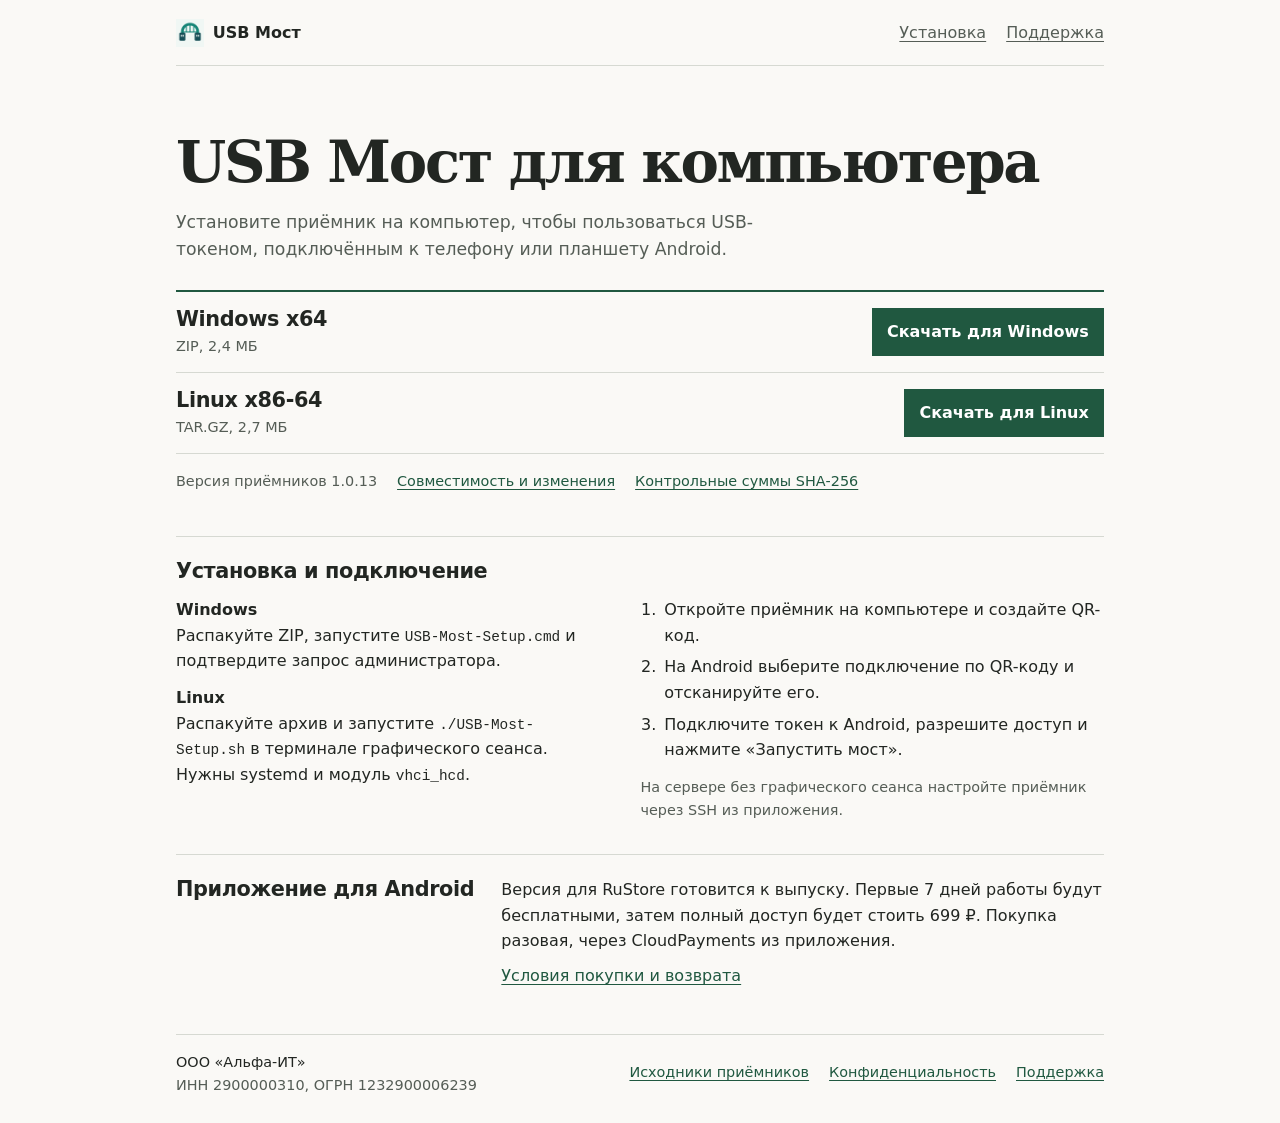
<file: docs/index.html>
<!doctype html>
<html lang="ru">
<head>
  <meta charset="utf-8">
  <meta name="viewport" content="width=device-width, initial-scale=1">
  <meta name="description" content="Загрузка и установка приёмника USB Моста для Windows и Linux. Подключение USB-токенов с Android по сети.">
  <meta name="theme-color" content="#faf9f6">
  <title>USB Мост — загрузка для компьютера</title>
  <link rel="icon" href="usb-most.png" type="image/png">
  <link rel="stylesheet" href="site.css">
</head>
<body>
  <a class="skip" href="#main">К содержанию</a>
  <header class="masthead wrap">
    <a class="brand" href="./"><img src="usb-most.png" width="28" height="28" alt="">USB Мост</a>
    <nav aria-label="Навигация"><a href="#connect">Установка</a><a href="mailto:varyagnord@yandex.ru">Поддержка</a></nav>
  </header>
  <main class="wrap" id="main">
    <section class="payment-return" id="payment-return" aria-labelledby="return-heading">
      <h2 id="return-heading">Вернитесь в USB Мост</h2>
      <p>Откройте приложение на Android. Если статус покупки ещё не обновился, нажмите «Проверить оплату».</p>
    </section>
    <header class="intro" id="downloads">
      <h1>USB Мост для компьютера</h1>
      <p>Установите приёмник на компьютер, чтобы пользоваться USB-токеном, подключённым к телефону или планшету Android.</p>
    </header>
    <section aria-label="Файлы приёмника">
      <div class="downloads">
        <div class="platform">
          <div><h2>Windows x64</h2><p>ZIP, 2,4 МБ</p></div>
          <a href="https://github.com/varyagnord/usb-most-downloads/releases/download/v1.0.13-vc10018/usb-most-1.0.13-windows-x86_64.zip">Скачать для Windows</a>
        </div>
        <div class="platform">
          <div><h2>Linux x86‑64</h2><p>TAR.GZ, 2,7 МБ</p></div>
          <a href="https://github.com/varyagnord/usb-most-downloads/releases/download/v1.0.13-vc10018/usb-most-1.0.13-linux-x86_64.tar.gz">Скачать для Linux</a>
        </div>
      </div>
      <div class="release-links">
        <p>Версия приёмников 1.0.13</p>
        <a href="https://github.com/varyagnord/usb-most-downloads/releases/tag/v1.0.13-vc10018">Совместимость и изменения</a>
        <a href="https://github.com/varyagnord/usb-most-downloads/releases/download/v1.0.13-vc10018/SHA256SUMS">Контрольные суммы SHA‑256</a>
      </div>
    </section>
    <section class="rule-section" id="connect" aria-labelledby="connect-heading">
      <h2 id="connect-heading">Установка и подключение</h2>
      <div class="instructions">
        <dl>
          <dt>Windows</dt>
          <dd>Распакуйте ZIP, запустите <code>USB-Most-Setup.cmd</code> и подтвердите запрос администратора.</dd>
          <dt>Linux</dt>
          <dd>Распакуйте архив и запустите <code>./USB-Most-Setup.sh</code> в терминале графического сеанса. Нужны systemd и модуль <code>vhci_hcd</code>.</dd>
        </dl>
        <div>
          <ol>
            <li>Откройте приёмник на компьютере и создайте QR-код.</li>
            <li>На Android выберите подключение по QR-коду и отсканируйте его.</li>
            <li>Подключите токен к Android, разрешите доступ и нажмите «Запустить мост».</li>
          </ol>
          <p class="note">На сервере без графического сеанса настройте приёмник через SSH из приложения.</p>
        </div>
      </div>
    </section>
    <section class="rule-section purchase" id="purchase" aria-labelledby="purchase-heading">
      <h2 id="purchase-heading">Приложение для Android</h2>
      <div><p>Версия для RuStore готовится к выпуску. Первые 7 дней работы будут бесплатными, затем полный доступ будет стоить 699 ₽. Покупка разовая, через CloudPayments из приложения.</p><a href="offer.html">Условия покупки и возврата</a></div>
    </section>
  </main>
  <footer class="footer wrap">
    <div><p>ООО «Альфа-ИТ»</p><p class="note">ИНН 2900000310, ОГРН 1232900006239</p></div>
    <nav aria-label="Документы и поддержка">
      <a href="https://github.com/varyagnord/usb-most-source/tree/v1.0.13-vc10018">Исходники приёмников</a>
      <a href="privacy.html">Конфиденциальность</a>
      <a href="mailto:varyagnord@yandex.ru">Поддержка</a>
    </nav>
  </footer>
</body>
</html>
</file>
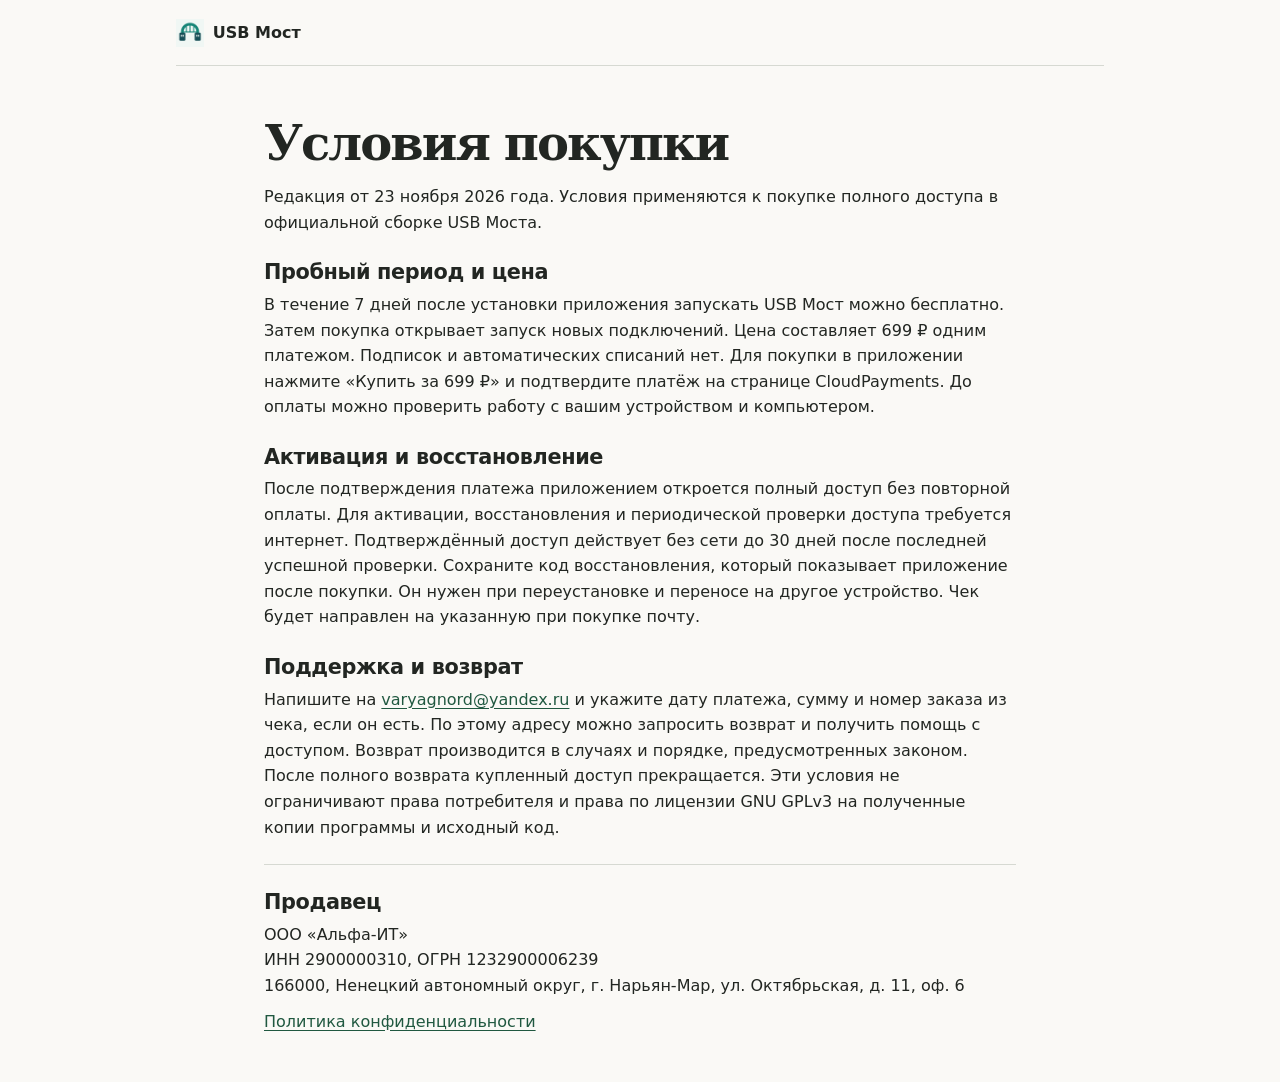
<file: docs/offer.html>
<!doctype html>
<html lang="ru">
<head>
  <meta charset="utf-8">
  <meta name="viewport" content="width=device-width, initial-scale=1">
  <title>Условия покупки USB Моста</title>
  <link rel="icon" href="usb-most.png" type="image/png">
  <link rel="stylesheet" href="site.css">
</head>
<body>
  <header class="masthead wrap"><a class="brand" href="./"><img src="usb-most.png" width="28" height="28" alt="">USB Мост</a></header>
  <main class="wrap document">
    <h1>Условия покупки</h1>
    <p>Редакция от 23 ноября 2026 года. Условия применяются к покупке полного доступа в официальной сборке USB Моста.</p>
    <section>
      <h2>Пробный период и цена</h2>
      <p>В течение 7 дней после установки приложения запускать USB Мост можно бесплатно. Затем покупка открывает запуск новых подключений. Цена составляет 699 ₽ одним платежом. Подписок и автоматических списаний нет. Для покупки в приложении нажмите «Купить за 699 ₽» и подтвердите платёж на странице CloudPayments. До оплаты можно проверить работу с вашим устройством и компьютером.</p>
    </section>
    <section>
      <h2>Активация и восстановление</h2>
      <p>После подтверждения платежа приложением откроется полный доступ без повторной оплаты. Для активации, восстановления и периодической проверки доступа требуется интернет. Подтверждённый доступ действует без сети до 30 дней после последней успешной проверки. Сохраните код восстановления, который показывает приложение после покупки. Он нужен при переустановке и переносе на другое устройство. Чек будет направлен на указанную при покупке почту.</p>
    </section>
    <section>
      <h2>Поддержка и возврат</h2>
      <p>Напишите на <a href="mailto:varyagnord@yandex.ru">varyagnord@yandex.ru</a> и укажите дату платежа, сумму и номер заказа из чека, если он есть. По этому адресу можно запросить возврат и получить помощь с доступом. Возврат производится в случаях и порядке, предусмотренных законом. После полного возврата купленный доступ прекращается. Эти условия не ограничивают права потребителя и права по лицензии GNU GPLv3 на полученные копии программы и исходный код.</p>
    </section>
    <section class="seller">
      <h2>Продавец</h2>
      <p>ООО «Альфа-ИТ»<br>ИНН 2900000310, ОГРН 1232900006239<br>166000, Ненецкий автономный округ, г. Нарьян-Мар, ул. Октябрьская, д. 11, оф. 6</p>
      <p><a href="privacy.html">Политика конфиденциальности</a></p>
    </section>
  </main>
</body>
</html>
</file>
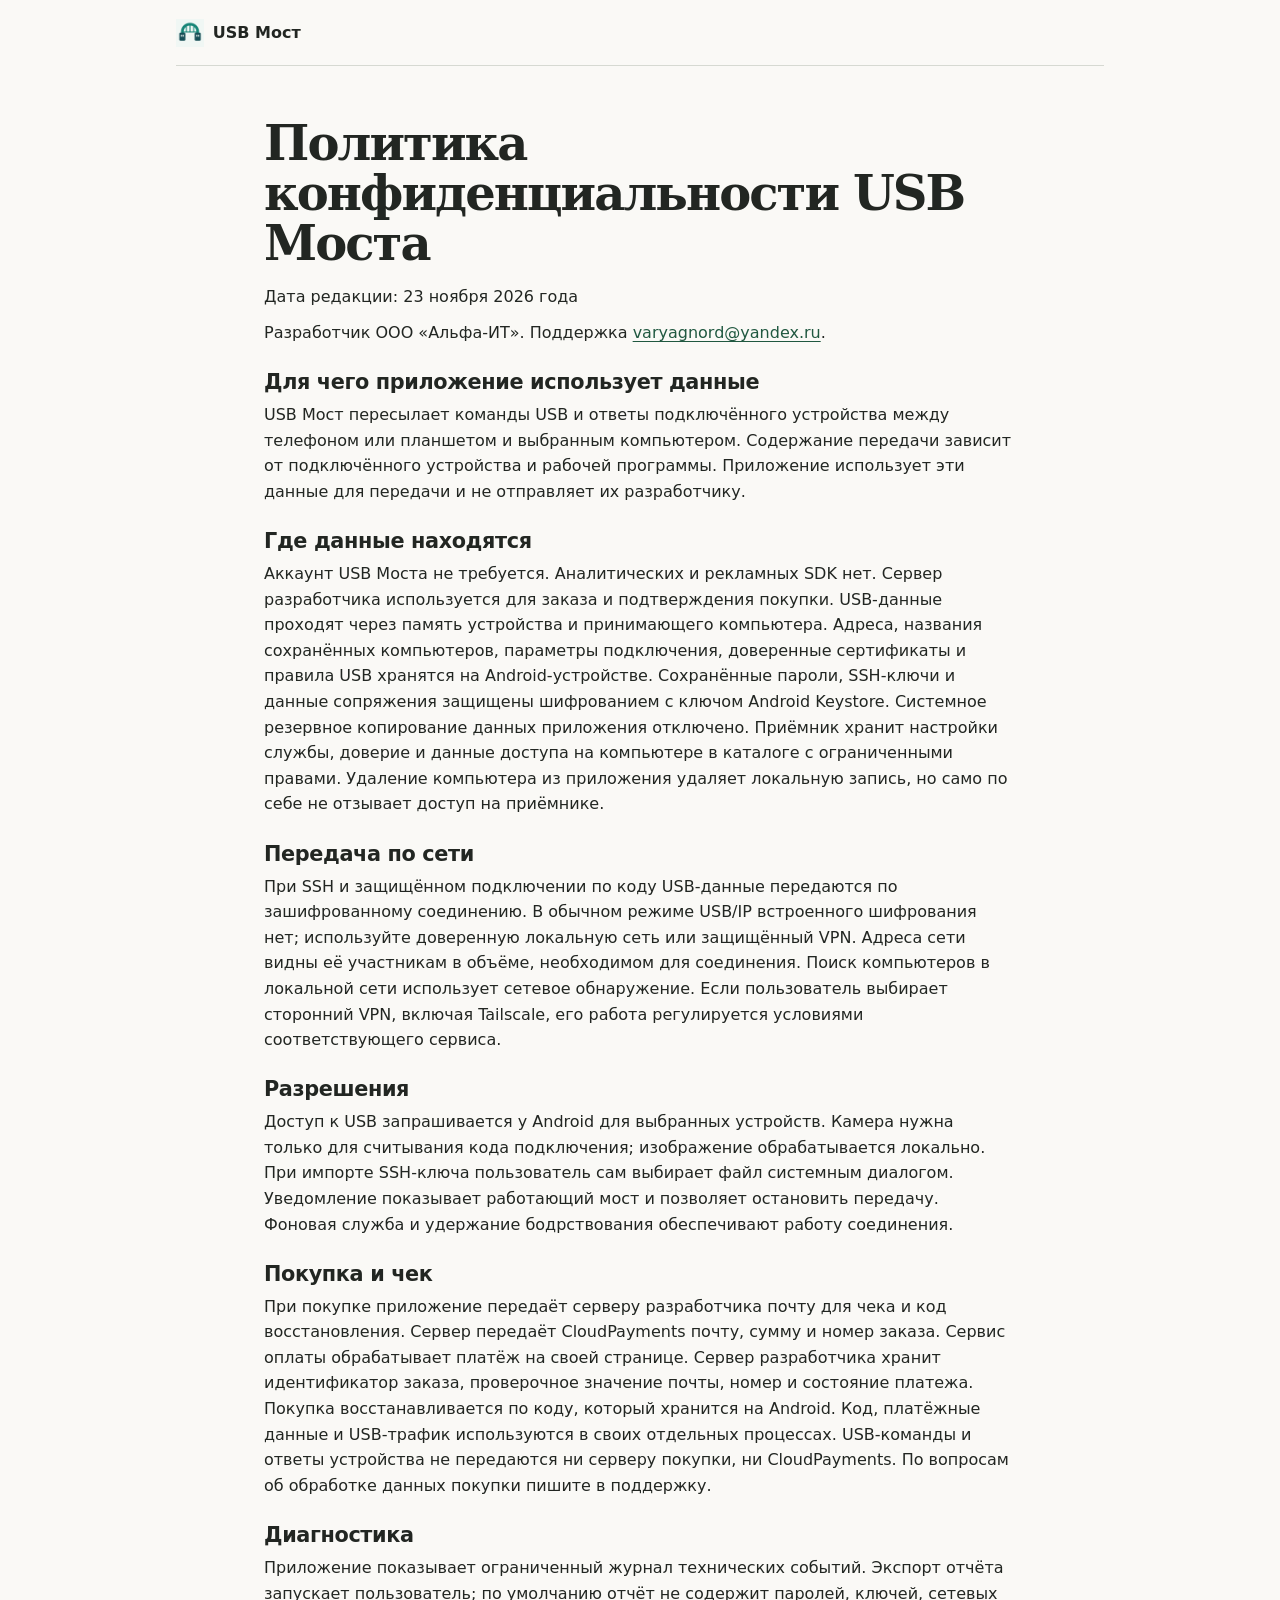
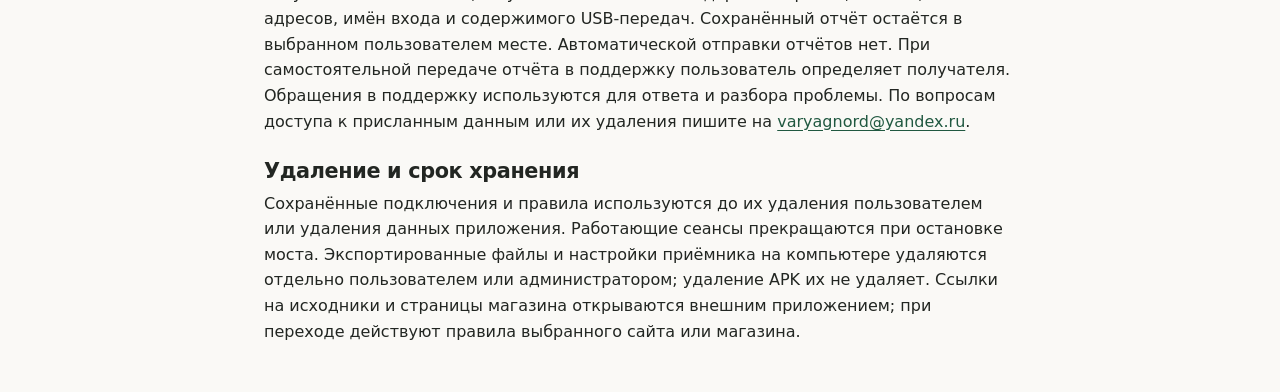
<file: docs/privacy.html>
<!doctype html>
<html lang="ru">
<head>
  <meta charset="utf-8">
  <meta name="viewport" content="width=device-width, initial-scale=1">
  <title>Политика конфиденциальности «USB Мост — токены подписи»</title>
  <link rel="icon" href="usb-most.png" type="image/png">
  <link rel="stylesheet" href="site.css">
</head>
<body>
  <header class="masthead wrap"><a class="brand" href="./"><img src="usb-most.png" width="28" height="28" alt="">USB Мост</a></header>
  <main class="wrap document">
    <h1>Политика конфиденциальности USB Моста</h1>
    <p>Дата редакции: 23 ноября 2026 года</p>
    <p>Разработчик ООО «Альфа-ИТ». Поддержка <a href="mailto:varyagnord@yandex.ru">varyagnord@yandex.ru</a>.</p>
    <section><h2>Для чего приложение использует данные</h2><p>USB Мост пересылает команды USB и ответы подключённого устройства между телефоном или планшетом и выбранным компьютером. Содержание передачи зависит от подключённого устройства и рабочей программы. Приложение использует эти данные для передачи и не отправляет их разработчику.</p></section>
    <section><h2>Где данные находятся</h2><p>Аккаунт USB Моста не требуется. Аналитических и рекламных SDK нет. Сервер разработчика используется для заказа и подтверждения покупки. USB-данные проходят через память устройства и принимающего компьютера. Адреса, названия сохранённых компьютеров, параметры подключения, доверенные сертификаты и правила USB хранятся на Android-устройстве. Сохранённые пароли, SSH-ключи и данные сопряжения защищены шифрованием с ключом Android Keystore. Системное резервное копирование данных приложения отключено. Приёмник хранит настройки службы, доверие и данные доступа на компьютере в каталоге с ограниченными правами. Удаление компьютера из приложения удаляет локальную запись, но само по себе не отзывает доступ на приёмнике.</p></section>
    <section><h2>Передача по сети</h2><p>При SSH и защищённом подключении по коду USB-данные передаются по зашифрованному соединению. В обычном режиме USB/IP встроенного шифрования нет; используйте доверенную локальную сеть или защищённый VPN. Адреса сети видны её участникам в объёме, необходимом для соединения. Поиск компьютеров в локальной сети использует сетевое обнаружение. Если пользователь выбирает сторонний VPN, включая Tailscale, его работа регулируется условиями соответствующего сервиса.</p></section>
    <section><h2>Разрешения</h2><p>Доступ к USB запрашивается у Android для выбранных устройств. Камера нужна только для считывания кода подключения; изображение обрабатывается локально. При импорте SSH-ключа пользователь сам выбирает файл системным диалогом. Уведомление показывает работающий мост и позволяет остановить передачу. Фоновая служба и удержание бодрствования обеспечивают работу соединения.</p></section>
    <section><h2>Покупка и чек</h2><p>При покупке приложение передаёт серверу разработчика почту для чека и код восстановления. Сервер передаёт CloudPayments почту, сумму и номер заказа. Сервис оплаты обрабатывает платёж на своей странице. Сервер разработчика хранит идентификатор заказа, проверочное значение почты, номер и состояние платежа. Покупка восстанавливается по коду, который хранится на Android. Код, платёжные данные и USB-трафик используются в своих отдельных процессах. USB-команды и ответы устройства не передаются ни серверу покупки, ни CloudPayments. По вопросам об обработке данных покупки пишите в поддержку.</p></section>
    <section><h2>Диагностика</h2><p>Приложение показывает ограниченный журнал технических событий. Экспорт отчёта запускает пользователь; по умолчанию отчёт не содержит паролей, ключей, сетевых адресов, имён входа и содержимого USB-передач. Сохранённый отчёт остаётся в выбранном пользователем месте. Автоматической отправки отчётов нет. При самостоятельной передаче отчёта в поддержку пользователь определяет получателя. Обращения в поддержку используются для ответа и разбора проблемы. По вопросам доступа к присланным данным или их удаления пишите на <a href="mailto:varyagnord@yandex.ru">varyagnord@yandex.ru</a>.</p></section>
    <section><h2>Удаление и срок хранения</h2><p>Сохранённые подключения и правила используются до их удаления пользователем или удаления данных приложения. Работающие сеансы прекращаются при остановке моста. Экспортированные файлы и настройки приёмника на компьютере удаляются отдельно пользователем или администратором; удаление APK их не удаляет. Ссылки на исходники и страницы магазина открываются внешним приложением; при переходе действуют правила выбранного сайта или магазина.</p></section>
  </main>
</body>
</html>
</file>
<file: docs/site.css>
:root {
  color-scheme: light;
  font-family: system-ui, -apple-system, "Segoe UI", sans-serif;
  color: #222622;
  background: #faf9f6;
  --muted: #555d56;
  --line: #d6d9d2;
  --accent: #205840;
}

* { box-sizing: border-box; }
body { margin: 0; line-height: 1.6; }
h1, h2, p, dl, dd, ol { margin: 0; }
h1, h2 { line-height: 1.18; }
h1 { font: 600 clamp(2.05rem, 1.2rem + 3vw, 3.65rem)/1.04 Georgia, "DejaVu Serif", serif; letter-spacing: -.04em; }
h2 { font-size: 1.3rem; letter-spacing: -.018em; }
a { color: var(--accent); text-underline-offset: .2em; }
a:hover { color: #163d2c; }
a:focus-visible { outline: 2px solid var(--accent); outline-offset: 4px; }
code { font: .9em ui-monospace, monospace; overflow-wrap: anywhere; }
.wrap { width: min(58rem, calc(100% - 3rem)); margin-inline: auto; }

.skip { position: absolute; inset: .5rem auto auto .5rem; padding: .65rem 1rem; background: white; transform: translateY(-170%); }
.skip:focus { transform: none; }
.masthead { display: flex; justify-content: space-between; align-items: center; flex-wrap: wrap; gap: 0 1rem; min-height: 4.15rem; border-bottom: 1px solid var(--line); }
.brand { display: inline-flex; align-items: center; gap: .55rem; min-height: 2.75rem; font-weight: 700; color: inherit; text-decoration: none; white-space: nowrap; }
.brand img { display: block; }
.masthead nav, .footer nav, .release-links { display: flex; flex-wrap: wrap; align-items: center; gap: 0 1.25rem; }
.masthead nav a, .footer nav a, .release-links a { display: inline-flex; align-items: center; min-height: 2.75rem; }
.masthead nav a { color: var(--muted); }

.intro { padding: clamp(2.1rem, 6vw, 4.15rem) 0 1.65rem; }
.intro p { max-width: 56ch; color: var(--muted); font-size: 1.08rem; margin-top: 1rem; }
.downloads { border-top: 2px solid var(--accent); }
.platform { display: grid; grid-template-columns: 1fr auto; align-items: center; gap: .5rem 1.5rem; padding: .9rem 0; border-bottom: 1px solid var(--line); }
.platform p, .note, .release-links { color: var(--muted); font-size: .9rem; }
.platform p { margin-top: .22rem; }
.platform a { display: inline-flex; justify-content: center; align-items: center; min-height: 3rem; padding: .55rem .95rem; background: var(--accent); color: white; font-weight: 650; text-decoration: none; }
.platform a:hover { background: #163d2c; }
.release-links { margin-top: .35rem; }

.rule-section { border-top: 1px solid var(--line); margin-top: 2rem; padding-top: 1.4rem; }
.instructions { display: grid; grid-template-columns: minmax(0, 1fr) minmax(0, 1.1fr); gap: 1.2rem 2.7rem; margin-top: .85rem; }
.instructions dt { font-weight: 670; }
.instructions dd + dt { margin-top: .7rem; }
.instructions ol { padding-inline-start: 1.3rem; }
.instructions li { padding-inline-start: .18rem; }
.instructions li + li { margin-top: .38rem; }
.instructions .note { margin-top: .8rem; }
.purchase { display: grid; grid-template-columns: minmax(0, 1fr) minmax(0, 2fr); gap: .65rem 1.5rem; }
.purchase a { display: inline-flex; align-items: center; min-height: 2.75rem; }
.payment-return { display: none; margin-top: 1rem; padding: .75rem 1rem; border-left: 3px solid var(--accent); background: #edf1e9; }
.payment-return:target { display: block; }
.payment-return p { margin-top: .3rem; }

.footer { display: flex; justify-content: space-between; align-items: flex-start; flex-wrap: wrap; gap: .7rem 1.5rem; font-size: .9rem; margin-top: 2.25rem; padding: 1rem 0 1.6rem; border-top: 1px solid var(--line); }
.document { max-width: 47rem; margin-bottom: 3rem; }
.document h1 { font-size: clamp(1.9rem, 1rem + 3vw, 3rem); margin: clamp(1.8rem, 5vw, 3.3rem) 0 .95rem; }
.document h2 { margin: 1.55rem 0 .45rem; }
.document p + p { margin-top: .65rem; }
.document .seller { margin-top: 1.5rem; border-top: 1px solid var(--line); }
.document a { overflow-wrap: anywhere; }

@media (max-width: 38rem) {
  .wrap { width: calc(100% - 2rem); }
  .masthead nav, .footer nav, .release-links { gap: 0 .8rem; }
  .masthead nav { font-size: .88rem; }
  .instructions, .purchase { grid-template-columns: 1fr; }
}
@media (max-width: 25rem) {
  .platform { grid-template-columns: 1fr; }
  .platform a { justify-self: start; }
}
</file>
